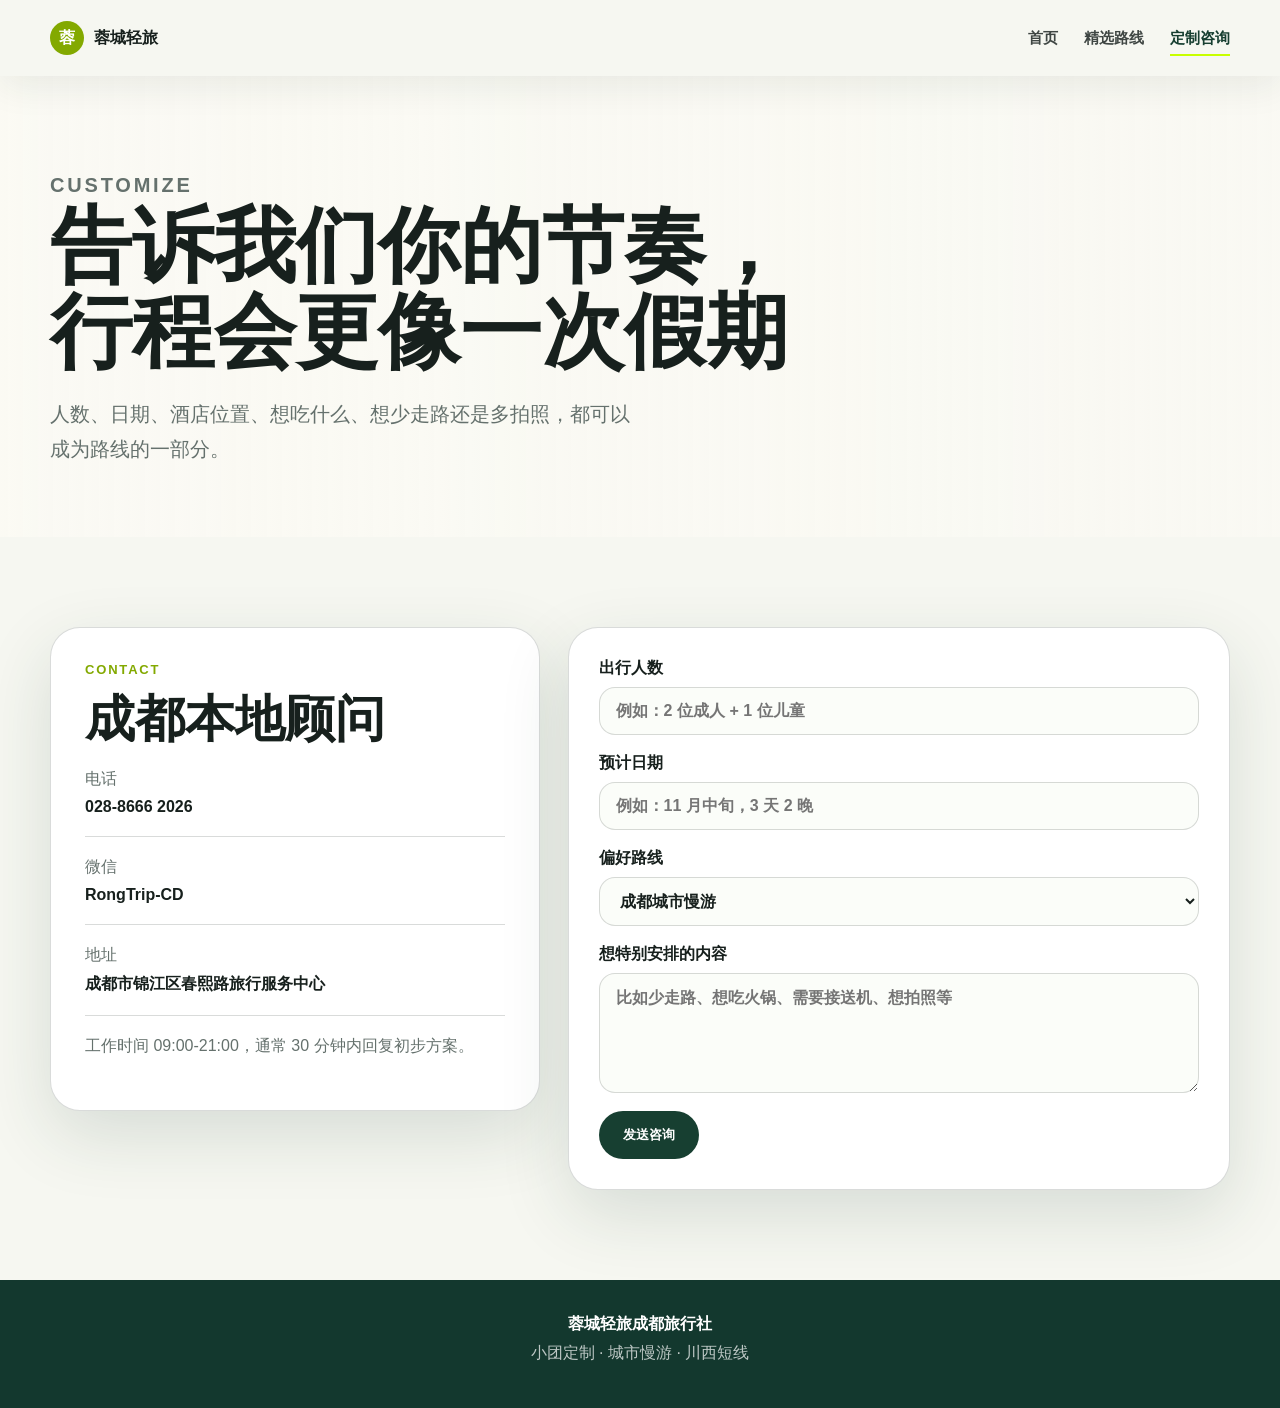
<file: customize.html>
<!DOCTYPE html>
<html lang="zh-CN">
<head>
  <meta charset="UTF-8">
  <meta name="viewport" content="width=device-width, initial-scale=1.0">
  <title>定制咨询 | 蓉城轻旅</title>
  <meta name="description" content="联系蓉城轻旅成都旅行社，定制成都与川西小团路线。">
  <link rel="stylesheet" href="css/style.css">
</head>
<body>
  <header class="site-header solid" data-header>
    <nav class="nav">
      <a class="brand" href="index.html"><span class="brand-mark">蓉</span><span>蓉城轻旅</span></a>
      <button class="menu-toggle" type="button" data-menu-toggle aria-label="打开菜单"><span></span><span></span></button>
      <div class="nav-links" data-menu>
        <a href="index.html">首页</a>
        <a href="routes.html">精选路线</a>
        <a href="customize.html" aria-current="page">定制咨询</a>
      </div>
    </nav>
  </header>

  <main class="page-main">
    <section class="page-hero contact-hero">
      <div>
        <p class="eyebrow">Customize</p>
        <h1>告诉我们你的节奏，行程会更像一次假期</h1>
        <p>人数、日期、酒店位置、想吃什么、想少走路还是多拍照，都可以成为路线的一部分。</p>
      </div>
    </section>

    <section class="section contact-layout">
      <div class="contact-panel">
        <p class="eyebrow">Contact</p>
        <h2>成都本地顾问</h2>
        <div class="contact-row">
          <span>电话</span>
          <strong>028-8666 2026</strong>
        </div>
        <div class="contact-row">
          <span>微信</span>
          <strong>RongTrip-CD</strong>
        </div>
        <div class="contact-row">
          <span>地址</span>
          <strong>成都市锦江区春熙路旅行服务中心</strong>
        </div>
        <p class="note">工作时间 09:00-21:00，通常 30 分钟内回复初步方案。</p>
      </div>

      <form class="inquiry-form">
        <label>
          出行人数
          <input type="text" name="people" placeholder="例如：2 位成人 + 1 位儿童">
        </label>
        <label>
          预计日期
          <input type="text" name="date" placeholder="例如：11 月中旬，3 天 2 晚">
        </label>
        <label>
          偏好路线
          <select name="route">
            <option>成都城市慢游</option>
            <option>熊猫亲子小团</option>
            <option>青城山都江堰</option>
            <option>成都 + 川西短线</option>
          </select>
        </label>
        <label>
          想特别安排的内容
          <textarea name="message" rows="5" placeholder="比如少走路、想吃火锅、需要接送机、想拍照等"></textarea>
        </label>
        <button class="button primary form-button" type="button">发送咨询</button>
      </form>
    </section>
  </main>

  <footer class="footer">
    <p>蓉城轻旅成都旅行社</p>
    <span>小团定制 · 城市慢游 · 川西短线</span>
  </footer>
  <script src="js/main.js"></script>
</body>
</html>
</file>
<file: css/style.css>
:root {
  --ink: #17201d;
  --muted: #65716d;
  --green: #83a900;
  --green-deep: #173f31;
  --neon: #c8ff00;
  --mint: #dff5eb;
  --cream: #f6f7f1;
  --paper: #ffffff;
  --line: rgba(23, 32, 29, 0.16);
  --shadow: 0 24px 70px rgba(27, 67, 52, 0.14);
}

* {
  box-sizing: border-box;
}

html {
  scroll-behavior: smooth;
}

body {
  margin: 0;
  font-family: -apple-system, BlinkMacSystemFont, "Segoe UI", "PingFang SC", "Microsoft YaHei", sans-serif;
  color: var(--ink);
  background: var(--cream);
}

a {
  color: inherit;
  text-decoration: none;
}

img {
  display: block;
  max-width: 100%;
}

.site-header {
  position: fixed;
  inset: 0 0 auto;
  z-index: 20;
  transition: background 0.25s ease, box-shadow 0.25s ease;
}

.site-header.scrolled,
.site-header.solid {
  background: rgba(246, 247, 241, 0.92);
  backdrop-filter: blur(18px);
  box-shadow: 0 10px 36px rgba(23, 52, 43, 0.08);
}

.nav {
  width: min(1180px, calc(100% - 40px));
  min-height: 76px;
  margin: 0 auto;
  display: flex;
  align-items: center;
  justify-content: space-between;
}

.brand {
  display: inline-flex;
  align-items: center;
  gap: 10px;
  font-weight: 800;
  color: #fff;
}

.site-header.scrolled .brand,
.site-header.solid .brand {
  color: var(--ink);
}

.brand-text {
  display: grid;
  gap: 2px;
  line-height: 1;
}

.brand-text strong {
  font-size: 13px;
}

.brand-text small {
  color: var(--neon);
  font-size: 10px;
  font-weight: 900;
  letter-spacing: 0.08em;
}

.brand-mark {
  width: 34px;
  height: 34px;
  border-radius: 50%;
  display: inline-grid;
  place-items: center;
  background: var(--green);
  color: #fff;
}

.nav-links {
  display: flex;
  align-items: center;
  gap: 26px;
  font-size: 15px;
  font-weight: 650;
}

.nav-links a {
  position: relative;
  color: rgba(255, 255, 255, 0.86);
}

.site-header.scrolled .nav-links a,
.site-header.solid .nav-links a {
  color: rgba(23, 32, 29, 0.82);
}

.nav-links a[aria-current="page"] {
  color: var(--neon);
}

.site-header.scrolled .nav-links a[aria-current="page"],
.site-header.solid .nav-links a[aria-current="page"] {
  color: var(--green-deep);
}

.nav-links a[aria-current="page"]::after {
  content: "";
  position: absolute;
  left: 0;
  right: 0;
  bottom: -8px;
  height: 2px;
  background: var(--neon);
}

.menu-toggle {
  display: none;
  width: 42px;
  height: 42px;
  border: 1px solid var(--line);
  border-radius: 50%;
  background: rgba(255, 255, 255, 0.72);
  padding: 11px;
}

.menu-toggle span {
  display: block;
  height: 2px;
  margin: 6px 0;
  background: var(--ink);
}

.hero {
  position: relative;
  min-height: 690px;
  display: flex;
  align-items: center;
  overflow: hidden;
  background: #132721;
}

.hero-image,
.hero-shade {
  position: absolute;
  inset: 0;
  width: 100%;
  height: 100%;
}

.hero-image {
  object-fit: cover;
  filter: saturate(0.95);
}

.hero-shade {
  background:
    radial-gradient(circle at 50% 42%, rgba(255, 255, 255, 0.04), rgba(15, 28, 23, 0.48) 42%, rgba(9, 23, 19, 0.72) 100%),
    linear-gradient(0deg, rgba(7, 31, 24, 0.42), rgba(7, 31, 24, 0.34));
}

.hero-content {
  position: relative;
  z-index: 1;
  width: min(1180px, calc(100% - 40px));
  margin: 0 auto;
  padding-top: 72px;
  color: #fff;
  text-align: center;
}

.eyebrow {
  margin: 0 0 14px;
  color: var(--green);
  font-size: 13px;
  font-weight: 800;
  letter-spacing: 0.14em;
  text-transform: uppercase;
}

.hero-kicker {
  display: flex;
  align-items: center;
  justify-content: center;
  gap: 18px;
  margin-bottom: 16px;
  color: var(--neon);
}

.hero-kicker span {
  width: 62px;
  height: 2px;
  background: var(--neon);
}

.hero-kicker p {
  margin: 0;
  font-size: 12px;
  font-weight: 900;
  letter-spacing: 0.16em;
}

.hero h1 {
  max-width: 760px;
  margin: 0 auto;
  color: rgba(255, 255, 255, 0.86);
  font-size: clamp(64px, 10vw, 128px);
  font-weight: 200;
  line-height: 0.98;
  letter-spacing: 0;
}

.page-hero h1 {
  max-width: 760px;
  margin: 0;
  font-size: clamp(42px, 7vw, 82px);
  line-height: 1.05;
  letter-spacing: 0;
}

.hero-copy {
  max-width: 720px;
  margin: 24px auto 0;
  color: rgba(255, 255, 255, 0.78);
  font-size: 18px;
  line-height: 1.8;
}

.page-hero p {
  max-width: 590px;
  margin: 22px 0 0;
  color: var(--muted);
  font-size: 20px;
  line-height: 1.75;
}

.hero-search {
  display: flex;
  width: min(680px, 100%);
  margin: 38px auto 0;
  border: 1px solid rgba(200, 255, 0, 0.78);
  background: #fff;
  box-shadow: 0 20px 60px rgba(0, 0, 0, 0.24);
}

.hero-search input {
  flex: 1;
  min-width: 0;
  border: 0;
  padding: 0 24px;
  color: var(--ink);
  background: #fff;
  font: inherit;
  font-size: 16px;
  outline: none;
}

.hero-search button {
  min-width: 86px;
  min-height: 58px;
  border: 0;
  background: var(--neon);
  color: #132721;
  cursor: pointer;
  font-weight: 900;
}

.hero-tags {
  display: flex;
  flex-wrap: wrap;
  justify-content: center;
  gap: 12px;
  margin-top: 20px;
}

.hero-tags a {
  min-width: 86px;
  padding: 10px 16px;
  border: 1px solid rgba(255, 255, 255, 0.38);
  color: rgba(255, 255, 255, 0.88);
  background: rgba(12, 34, 28, 0.22);
  font-size: 14px;
  font-weight: 700;
  backdrop-filter: blur(8px);
}

.sr-only {
  position: absolute;
  width: 1px;
  height: 1px;
  overflow: hidden;
  clip: rect(0, 0, 0, 0);
}

.button {
  display: inline-flex;
  align-items: center;
  justify-content: center;
  min-height: 48px;
  padding: 0 24px;
  border-radius: 999px;
  border: 1px solid var(--line);
  font-weight: 800;
}

.button.primary {
  background: var(--green-deep);
  color: #fff;
  border-color: var(--green-deep);
}

.button.neon {
  min-height: 46px;
  border: 0;
  border-radius: 0;
  background: var(--neon);
  color: #15231e;
}

.button.ghost {
  background: rgba(255, 255, 255, 0.68);
  color: var(--ink);
}

.section {
  width: min(1180px, calc(100% - 40px));
  margin: 0 auto;
  padding: 90px 0;
}

.home-intro {
  background: #fff;
  border-bottom: 1px solid rgba(23, 32, 29, 0.28);
}

.intro-copy {
  width: min(1180px, calc(100% - 40px));
  min-height: 300px;
  margin: 0 auto;
  display: grid;
  grid-template-columns: 1.05fr 0.95fr;
  gap: 80px;
  align-items: center;
  padding: 74px 0 70px;
}

.intro-copy h2 {
  margin: 0;
  color: rgba(23, 32, 29, 0.82);
  font-size: clamp(52px, 7vw, 92px);
  font-weight: 250;
  line-height: 1.06;
  letter-spacing: 0;
}

.intro-copy p {
  max-width: 540px;
  margin: 0 0 30px;
  color: rgba(23, 32, 29, 0.75);
  font-size: 17px;
  line-height: 1.9;
  font-weight: 650;
}

.stats-strip {
  display: grid;
  grid-template-columns: repeat(3, 1fr);
  border-top: 1px solid rgba(23, 32, 29, 0.36);
}

.stats-strip div {
  min-height: 120px;
  padding: 18px 28px;
  border-right: 1px solid rgba(23, 32, 29, 0.36);
  background: #fff;
}

.stats-strip div:last-child {
  border-right: 0;
}

.stats-strip strong {
  display: block;
  color: #101815;
  font-size: clamp(42px, 5vw, 60px);
  font-weight: 350;
  line-height: 1;
}

.stats-strip span {
  display: block;
  margin-top: 12px;
  color: rgba(23, 32, 29, 0.62);
  font-size: 13px;
  font-weight: 750;
}

.section-heading {
  max-width: 660px;
  margin-bottom: 34px;
}

.section-heading.centered {
  margin-inline: auto;
  text-align: center;
}

.section-heading h2,
.contact-panel h2 {
  margin: 0;
  font-size: clamp(30px, 4vw, 50px);
  line-height: 1.15;
}

.feature-grid {
  display: grid;
  grid-template-columns: repeat(3, 1fr);
  gap: 18px;
}

.feature-grid article {
  min-height: 220px;
  padding: 28px;
  border: 1px solid var(--line);
  border-radius: 24px;
  background: var(--paper);
  box-shadow: 0 14px 40px rgba(23, 52, 43, 0.06);
}

.feature-icon,
.pill {
  display: inline-flex;
  align-items: center;
  min-height: 30px;
  padding: 0 12px;
  border-radius: 999px;
  background: var(--mint);
  color: var(--green-deep);
  font-size: 13px;
  font-weight: 800;
}

.feature-grid h3,
.trip-card h3,
.route-item h2 {
  margin: 20px 0 10px;
}

.feature-grid p,
.trip-card p,
.route-item p,
.route-item li,
.note {
  color: var(--muted);
  line-height: 1.75;
}

.soft-band {
  width: 100%;
  padding-inline: max(20px, calc((100vw - 1180px) / 2));
  background: linear-gradient(180deg, rgba(223, 245, 235, 0.62), rgba(251, 250, 244, 0));
}

.card-grid {
  display: grid;
  grid-template-columns: repeat(3, 1fr);
  gap: 22px;
}

.trip-card {
  overflow: hidden;
  border-radius: 24px;
  background: #fff;
  box-shadow: var(--shadow);
}

.trip-card img {
  width: 100%;
  height: 270px;
  object-fit: cover;
  transition: transform 0.4s ease;
}

.trip-card:hover img {
  transform: scale(1.04);
}

.trip-card div {
  padding: 24px;
}

.trip-card h3 {
  font-size: 24px;
}

.page-main {
  padding-top: 76px;
}

.page-hero {
  min-height: 430px;
  display: flex;
  align-items: center;
  padding: 70px max(20px, calc((100vw - 1180px) / 2));
  background:
    linear-gradient(90deg, rgba(251, 250, 244, 0.95), rgba(251, 250, 244, 0.62)),
    var(--hero-bg) center/cover;
}

.route-hero {
  --hero-bg: url("https://images.unsplash.com/photo-1547981609-4b6bfe67ca0b?auto=format&fit=crop&w=1800&q=80");
}

.contact-hero {
  --hero-bg: url("https://images.unsplash.com/photo-1528127269322-539801943592?auto=format&fit=crop&w=1800&q=80");
}

.route-list {
  display: grid;
  gap: 34px;
}

.route-item {
  display: grid;
  grid-template-columns: 0.95fr 1.05fr;
  gap: 34px;
  align-items: center;
  padding: 26px;
  border: 1px solid var(--line);
  border-radius: 30px;
  background: #fff;
  box-shadow: var(--shadow);
}

.route-item.reverse img {
  order: 2;
}

.route-item img {
  width: 100%;
  height: 360px;
  object-fit: cover;
  border-radius: 22px;
}

.route-item h2 {
  font-size: clamp(28px, 4vw, 42px);
  line-height: 1.16;
}

.route-item ul {
  padding-left: 20px;
}

.contact-layout {
  display: grid;
  grid-template-columns: 0.85fr 1.15fr;
  gap: 28px;
  align-items: start;
}

.contact-panel,
.inquiry-form {
  border: 1px solid var(--line);
  border-radius: 30px;
  background: #fff;
  box-shadow: var(--shadow);
}

.contact-panel {
  padding: 34px;
}

.contact-row {
  padding: 20px 0;
  border-bottom: 1px solid var(--line);
}

.contact-row span,
.contact-row strong {
  display: block;
}

.contact-row span {
  color: var(--muted);
  margin-bottom: 8px;
}

.inquiry-form {
  display: grid;
  gap: 18px;
  padding: 30px;
}

.inquiry-form label {
  display: grid;
  gap: 8px;
  font-weight: 800;
}

.inquiry-form input,
.inquiry-form select,
.inquiry-form textarea {
  width: 100%;
  border: 1px solid var(--line);
  border-radius: 16px;
  padding: 14px 16px;
  color: var(--ink);
  background: #fbfdf9;
  font: inherit;
}

.form-button {
  width: fit-content;
  border: 0;
  cursor: pointer;
}

.footer {
  padding: 34px 20px 44px;
  text-align: center;
  background: #13382e;
  color: #fff;
}

.footer p {
  margin: 0 0 8px;
  font-weight: 800;
}

.footer span {
  color: rgba(255, 255, 255, 0.72);
}

@media (max-width: 860px) {
  .menu-toggle {
    display: block;
  }

  .nav-links {
    position: fixed;
    left: 20px;
    right: 20px;
    top: 76px;
    display: none;
    flex-direction: column;
    gap: 0;
    overflow: hidden;
    border: 1px solid var(--line);
    border-radius: 22px;
    background: rgba(255, 255, 255, 0.94);
    box-shadow: var(--shadow);
  }

  .nav-links.open {
    display: flex;
  }

  .nav-links a {
    width: 100%;
    padding: 16px 20px;
    color: var(--ink);
    text-align: center;
  }

  .nav-links a[aria-current="page"] {
    color: var(--green-deep);
  }

  .hero {
    min-height: 720px;
    align-items: center;
  }

  .hero-content {
    padding-top: 76px;
  }

  .hero-shade {
    background:
      radial-gradient(circle at 50% 40%, rgba(255, 255, 255, 0.02), rgba(7, 31, 24, 0.44) 42%, rgba(5, 20, 17, 0.76) 100%),
      linear-gradient(0deg, rgba(7, 31, 24, 0.42), rgba(7, 31, 24, 0.32));
  }

  .hero-copy,
  .page-hero p {
    font-size: 17px;
  }

  .intro-copy,
  .feature-grid,
  .card-grid,
  .route-item,
  .contact-layout {
    grid-template-columns: 1fr;
  }

  .intro-copy {
    gap: 26px;
    padding: 54px 0;
  }

  .stats-strip {
    grid-template-columns: 1fr;
  }

  .stats-strip div {
    border-right: 0;
    border-bottom: 1px solid rgba(23, 32, 29, 0.36);
  }

  .stats-strip div:last-child {
    border-bottom: 0;
  }

  .route-item.reverse img {
    order: 0;
  }

  .route-item img,
  .trip-card img {
    height: 240px;
  }

  .section {
    padding: 64px 0;
  }
}

@media (max-width: 520px) {
  .nav,
  .section,
  .hero-content {
    width: min(100% - 28px, 1180px);
  }

  .hero h1,
  .page-hero h1 {
    font-size: 48px;
  }

  .hero-kicker {
    gap: 10px;
  }

  .hero-kicker span {
    width: 34px;
  }

  .hero-search {
    display: grid;
  }

  .hero-search input {
    min-height: 56px;
    padding: 0 16px;
  }

  .hero-search button {
    width: 100%;
  }

  .button {
    width: 100%;
  }

  .intro-copy h2 {
    font-size: 48px;
  }

  .route-item,
  .contact-panel,
  .inquiry-form {
    padding: 18px;
    border-radius: 22px;
  }
}
</file>
